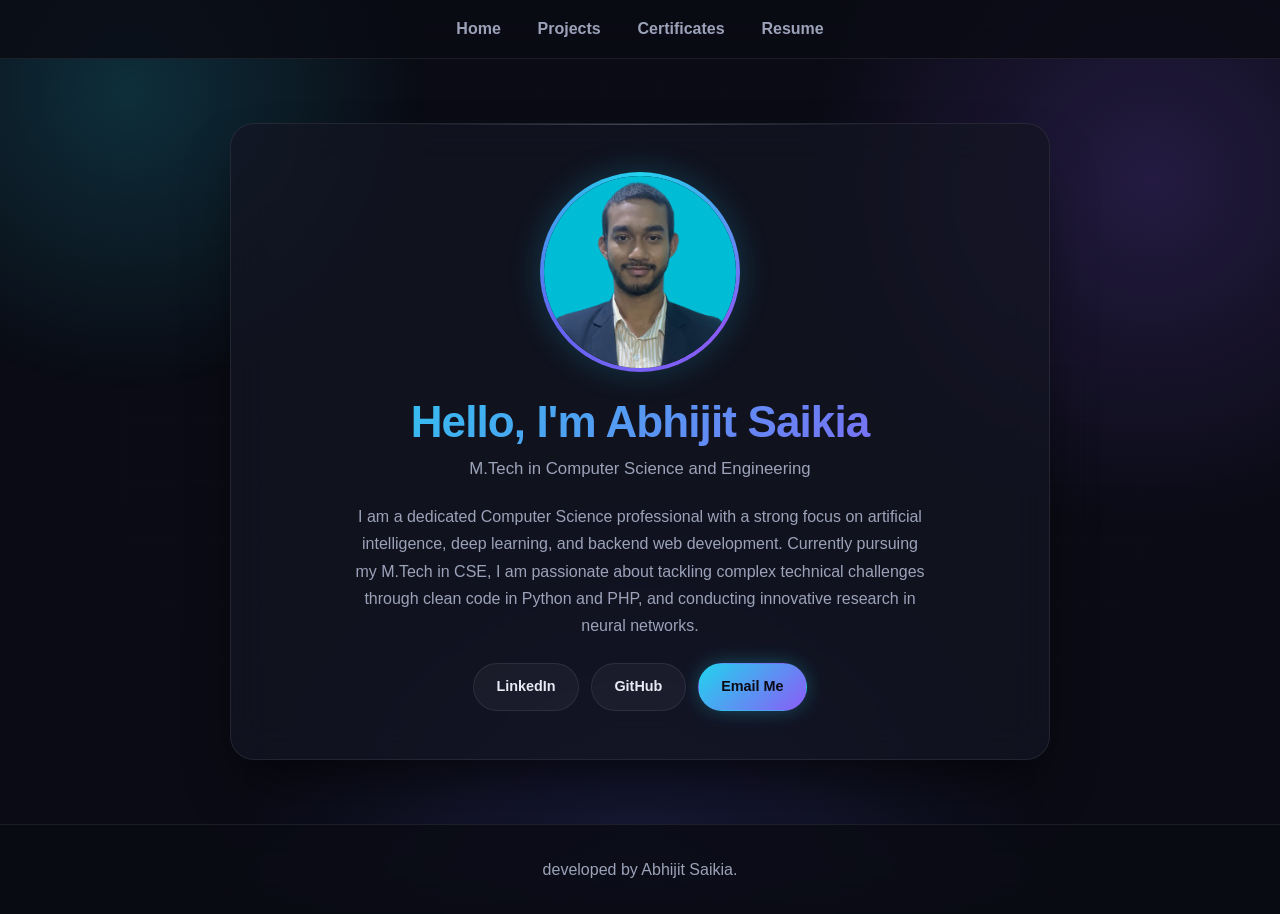
<file: index.html>
<!DOCTYPE html>
<html lang="en">
<head>
    <meta charset="UTF-8">
    <meta name="viewport" content="width=device-width, initial-scale=1.0">
    <title>My Professional Portfolio</title>
    <link rel="stylesheet" href="style.css">
</head>
<body>
    <script src="header.js"></script>
    
    <my-header></my-header>

    <section class="section">
        <div class="profile-header">
            <img src="dp.png" alt="My Profile Picture" class="profile-img">
            <h1>Hello, I'm Abhijit Saikia</h1>
            <h2>M.Tech in Computer Science and Engineering</h2>
            
            <p class="about-text">
                I am a dedicated Computer Science professional with a strong focus on artificial intelligence, deep learning, and backend web development. Currently pursuing my M.Tech in CSE, I am passionate about tackling complex technical challenges through clean code in Python and PHP, and conducting innovative research in neural networks.
            </p>
            
            <div class="social-links">
                <a href="https://www.linkedin.com/in/abhijit-saikia-640468242?utm_source=share&utm_campaign=share_via&utm_content=profile&utm_medium=android_app" target="_blank">LinkedIn</a>
                <a href="https://github.com/Iabhijit1" target="_blank">GitHub</a>
                <a href="mailto:abhijitsaikiaas396@gmail.com">Email Me</a>
            </div>
        </div>
    </section>

    <script src="footer.js"></script>
    
    <my-footer></my-footer>

</body>
</html>
</file>
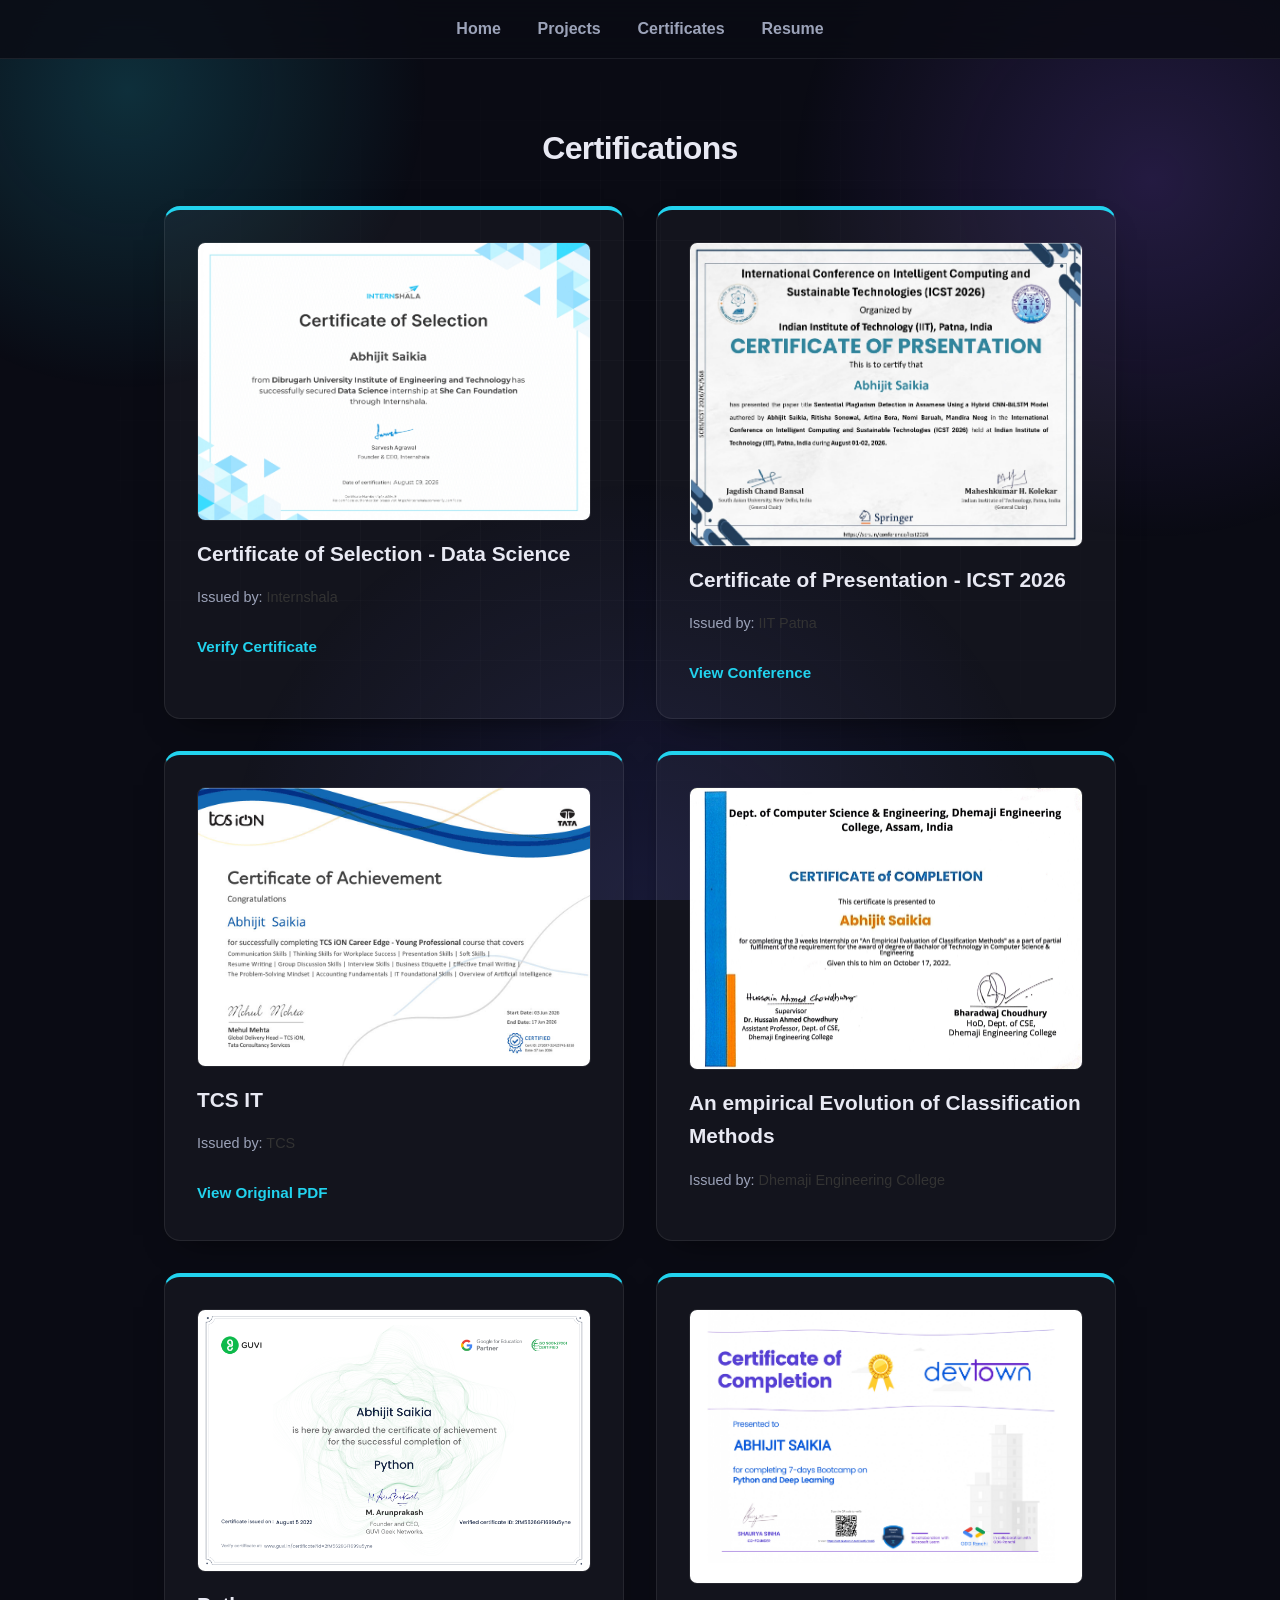
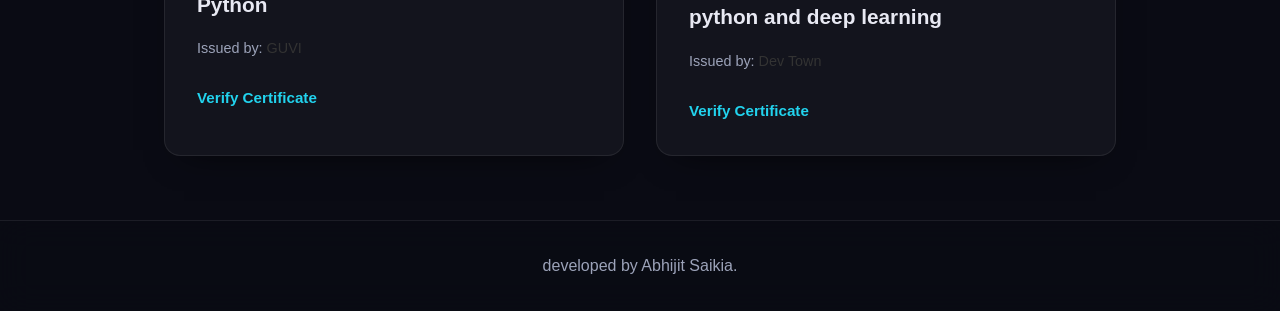
<file: certificates.html>
<!DOCTYPE html>
<html lang="en">
<head>
    <meta charset="UTF-8">
    <meta name="viewport" content="width=device-width, initial-scale=1.0">
    <title>My Certificates</title>
    <link rel="stylesheet" href="style.css">
</head>
<body>
    <script src="header.js"></script>
    
    <my-header></my-header>

    <section class="section">
        <h2 class="section-title">Certifications</h2>
        <div class="card-grid">
            
            <div class="card">
                <img src="certificate/Abhijit_Saikia_Hired_Certificate.jpg" alt="Certificate of Selection" class="cert-img">
                <h3>Certificate of Selection - Data Science</h3>
                <p class="card-meta">Issued by: <a href="https://internshala.com" target="_blank" style="text-decoration: none; color: #333;">Internshala</a></p>
                <a href="https://internshala.com/student/certificate/329823595/2uvq0nuhqxy" target="_blank" class="verify-link">Verify Certificate</a>
            </div>

            <div class="card">
                <img src="certificate/ICST 2026 Presentation Certificate-044.jpg" alt="Certificate of Presentation" class="cert-img">
                <h3>Certificate of Presentation - ICST 2026</h3>
                <p class="card-meta">Issued by: <a href="https://scrs.in/conference/icst2026" target="_blank" style="text-decoration: none; color: #333;">IIT Patna</a></p>
                <a href="https://scrs.in/conference/icst2026" target="_blank" class="verify-link">View Conference</a>
            </div>

             <div class="card">
                  <img src="certificate/TCS_Young_Professional.jpg" alt="TCS Certificate" class="cert-img">
                  <h3>TCS IT</h3>
                  <p class="card-meta">Issued by: <a href="https://www.tcsion.com/" target="_blank" style="text-decoration: none; color: #333;">TCS</a></p>
                   <a href="certificatepdf/TCS_Young Professional.pdf" target="_blank" class="verify-link">View Original PDF</a>
             </div>

            <div class="card">
                <img src="certificate/An empirical Evolution of Classification Methods.jpg" alt="Certificate 3" class="cert-img">
                <h3>An empirical Evolution of Classification Methods</h3>
                <p class="card-meta">Issued by: <a href="https://dec.ac.in/" target="_blank" style="text-decoration: none; color: #333;">Dhemaji Engineering College</a></p>
            </div>

            <div class="card">
                <img src="certificate/Python .png" alt="Certificate 2" class="cert-img">
                <h3>Python</h3>
                <p class="card-meta">Issued by: <a href="https://www.guvi.in" target="_blank" style="text-decoration: none; color: #333;">GUVI</a></p>
                <a href="http://www.guvi.in/certificate?id=2fM5626GF1699u5yne" target="_blank" class="verify-link">Verify Certificate</a>
            </div>
            
            <div class="card">
                <img src="certificate/python and deep learning.jpg" alt="Certificate 1" class="cert-img">
                <h3>python and deep learning</h3>
                <p class="card-meta">Issued by: <a href="https://www.devtown.in/" target="_blank" style="text-decoration: none; color: #333;">Dev Town</a></p>
                <a href="https://www.cert.devtown.in/verify/1Iq6I5" target="_blank" class="verify-link">Verify Certificate</a>
            </div>
            
        </div>
    </section>

    <div id="imageModal" class="modal">
        <span class="close-modal">&times;</span>
        <img class="modal-content" id="largeImage">
    </div>

  <script src="footer.js"></script>
    
    <my-footer></my-footer>

    <script>
        // Get the modal and the large image element
        var modal = document.getElementById("imageModal");
        var modalImg = document.getElementById("largeImage");
        
        // Get all certificate images on the page
        var images = document.getElementsByClassName("cert-img");

        // Loop through images and add a click event to each
        for (var i = 0; i < images.length; i++) {
            images[i].onclick = function(){
                modal.style.display = "block"; // Show the modal
                modalImg.src = this.src; // Set the large image source to the clicked image's source
            }
        }

        // Get the <span> element that closes the modal
        var span = document.getElementsByClassName("close-modal")[0];

        // Close modal when the "X" is clicked
        span.onclick = function() {
            modal.style.display = "none";
        }

        // Close modal if the user clicks anywhere outside the large image
        modal.onclick = function(event) {
            if (event.target !== modalImg) {
                modal.style.display = "none";
            }
        }
    </script>
</body>
</html>
</file>
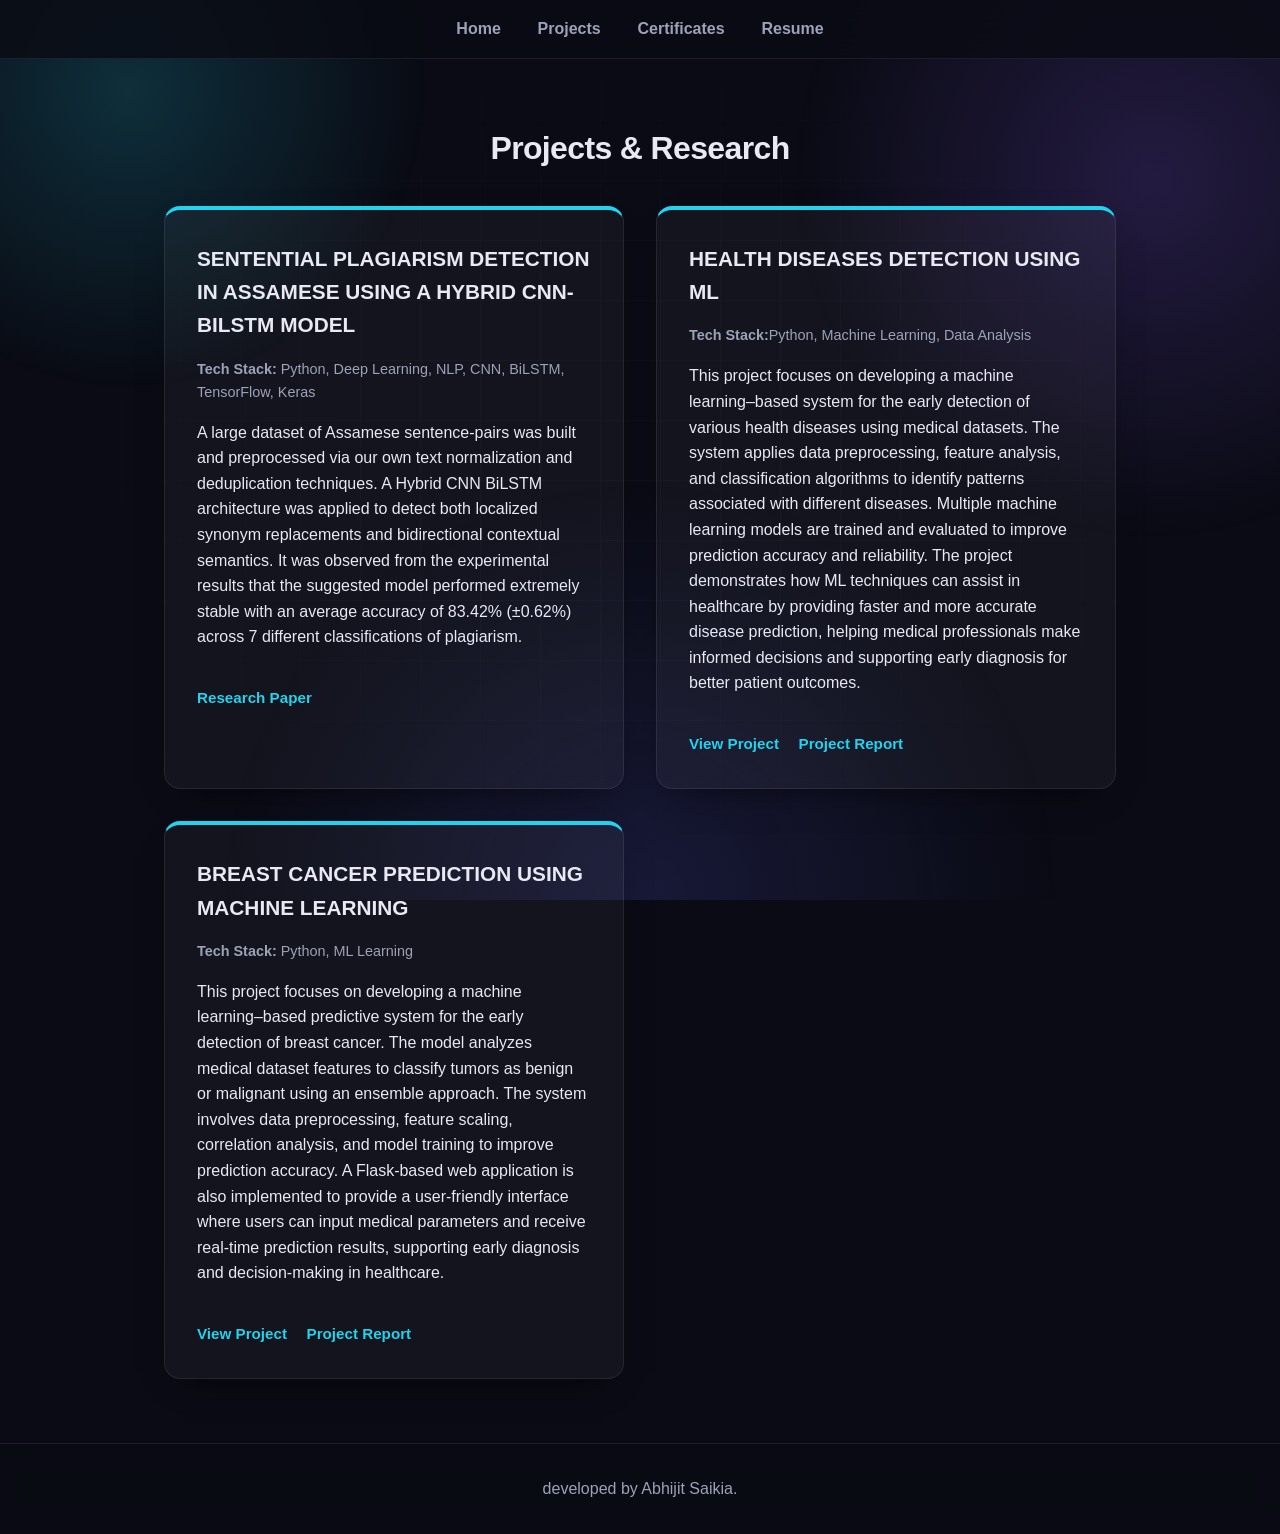
<file: projects.html>
<!DOCTYPE html>
<html lang="en">
<head>
    <meta charset="UTF-8">
    <meta name="viewport" content="width=device-width, initial-scale=1.0">
    <title>Projects & Research</title>
    <link rel="stylesheet" href="style.css">
</head>
   <body>
    
    <script src="header.js"></script>
    
    <my-header></my-header>

    <section class="section">
        <h2 class="section-title">Projects & Research</h2>
        <div class="card-grid">


            <div class="card">
                <h3>SENTENTIAL PLAGIARISM DETECTION IN ASSAMESE USING A HYBRID CNN-BILSTM MODEL</h3>
                <p class="card-meta"><strong>Tech Stack:</strong> Python, Deep Learning, NLP, CNN, BiLSTM, TensorFlow, Keras</p>
                <p>A large dataset of Assamese sentence-pairs was built and preprocessed via our own text normalization and deduplication techniques. A Hybrid CNN BiLSTM architecture was applied to detect both localized synonym replacements and bidirectional contextual semantics. It was observed from the experimental results that the suggested model performed extremely stable with an average accuracy of 83.42% (±0.62%) across 7 different classifications of plagiarism.</p>
                
                <br>
                <a href="reports/correct.pdf" target="_blank" class="verify-link">Research Paper</a>
            </div>
            
            <div class="card">
                <h3>HEALTH DISEASES DETECTION USING ML</h3>
                <p class="card-meta"><strong>Tech Stack:</strong>Python, Machine Learning, Data Analysis</p>
                <p>This project focuses on developing a machine learning–based system for the early detection of various health diseases using medical datasets. The system applies data preprocessing, feature analysis, and classification algorithms to identify patterns associated with different diseases. Multiple machine learning models are trained and evaluated to improve prediction accuracy and reliability. The project demonstrates how ML techniques can assist in healthcare by providing faster and more accurate disease prediction, helping medical professionals make informed decisions and supporting early diagnosis for better patient outcomes.</p>
             <br>
                <a href="https://github.com/Iabhijit1/HEALTH-DISEASES-DETECTION-USING-ML" target="_blank" class="verify-link" style="margin-right: 15px;">View Project</a>
                
                <a href="reports/8th sem abhi deb Jyoti  final.pdf" target="_blank" class="verify-link">Project Report</a>
            </div>



            <div class="card">
                <h3>BREAST CANCER PREDICTION USING MACHINE LEARNING</h3>
                <p class="card-meta"><strong>Tech Stack:</strong> Python, ML Learning</p>
               <p>This project focuses on developing a machine learning–based predictive system for the early detection of breast cancer. The model analyzes medical dataset features to classify tumors as benign or malignant using an ensemble approach. The system involves data preprocessing, feature scaling, correlation analysis, and model training to improve prediction accuracy. A Flask-based web application is also implemented to provide a user-friendly interface where users can input medical parameters and receive real-time prediction results, supporting early diagnosis and decision-making in healthcare.</p>
                
                <br>
                <a href="https://sevensemlmproject.onrender.com" target="_blank" class="verify-link" style="margin-right: 15px;">View Project</a>
                
                <a href="reports/Breast Cancer using Machine learning final_compressed.pdf" target="_blank" class="verify-link">Project Report</a>
            </div>


        </div>
    </section>

   <script src="footer.js"></script>
    
    <my-footer></my-footer>

</body>
</html>
</file>
<file: style.css>
/* ========================================= */
/* THEME VARIABLES                           */
/* ========================================= */
:root {
    --bg: #0a0b14;
    --surface: rgba(20, 22, 35, 0.72);
    --surface-soft: rgba(255, 255, 255, 0.04);
    --border: rgba(255, 255, 255, 0.08);
    --text: #e8e9f3;
    --text-muted: #9ca3b9;
    --accent-1: #22d3ee;
    --accent-2: #8b5cf6;
    --accent-3: #6366f1;
    --shadow: 0 30px 60px -20px rgba(0, 0, 0, 0.7);
    --transition: 0.25s ease;
    --radius: 24px;
}

/* ========================================= */
/* RESET + BASE                              */
/* ========================================= */
html {
    scroll-behavior: smooth;
    scroll-padding-top: 80px;
}

*,
*::before,
*::after {
    margin: 0;
    padding: 0;
    box-sizing: border-box;
}

body {
    min-height: 100vh;
    font-family: 'Segoe UI', Tahoma, Geneva, Verdana, sans-serif;
    background: var(--bg);
    color: var(--text);
    line-height: 1.6;
    overflow-x: hidden;
    -webkit-font-smoothing: antialiased;
    -moz-osx-font-smoothing: grayscale;
}

/* Decorative background blobs */
body::before {
    content: "";
    position: fixed;
    inset: 0;
    z-index: -2;
    pointer-events: none;
    background:
        radial-gradient(500px circle at 10% 10%, rgba(34, 211, 238, 0.18), transparent 60%),
        radial-gradient(600px circle at 90% 20%, rgba(139, 92, 246, 0.20), transparent 60%),
        radial-gradient(700px circle at 50% 100%, rgba(99, 102, 241, 0.16), transparent 60%);
}

/* Subtle grid overlay */
body::after {
    content: "";
    position: fixed;
    inset: 0;
    z-index: -1;
    pointer-events: none;
    background-image:
        linear-gradient(rgba(255, 255, 255, 0.02) 1px, transparent 1px),
        linear-gradient(90deg, rgba(255, 255, 255, 0.02) 1px, transparent 1px);
    background-size: 60px 60px;
    -webkit-mask-image: radial-gradient(ellipse at center, black 30%, transparent 70%);
    mask-image: radial-gradient(ellipse at center, black 30%, transparent 70%);
}

img {
    max-width: 100%;
    display: block;
}

a {
    color: inherit;
    text-decoration: none;
}

my-header,
my-footer {
    display: block;
    width: 100%;
}

/* ========================================= */
/* NAVIGATION                                */
/* ========================================= */
header {
    background: rgba(10, 11, 20, 0.82);
    padding: 1rem 0;
    position: sticky;
    top: 0;
    z-index: 100;
    border-bottom: 1px solid var(--border);
    backdrop-filter: blur(16px);
    -webkit-backdrop-filter: blur(16px);
}

nav ul {
    list-style: none;
    display: flex;
    justify-content: center;
    flex-wrap: wrap;
    gap: 2rem;
    padding: 0 1rem;
}

nav a {
    color: var(--text-muted);
    text-decoration: none;
    font-weight: 600;
    font-size: 1rem;
    padding: 0.35rem 0.15rem;
    transition: color var(--transition), text-shadow var(--transition);
}

nav a:hover {
    color: var(--accent-1);
    text-shadow: 0 0 18px rgba(34, 211, 238, 0.45);
}

/* ========================================= */
/* SECTIONS                                  */
/* ========================================= */
.section {
    max-width: 1000px;
    margin: 0 auto;
    padding: 4rem 1.5rem;
    border-bottom: none;
}

.section:last-of-type {
    border-bottom: none;
}

.section-title {
    text-align: center;
    font-size: 2rem;
    color: var(--text);
    margin-bottom: 2rem;
    letter-spacing: -0.02em;
}

/* ========================================= */
/* PROFILE / HERO CARD                       */
/* ========================================= */
.profile-header {
    position: relative;
    width: 100%;
    max-width: 820px;
    margin: 0 auto;
    padding: 3rem 2rem;
    text-align: center;
    background: var(--surface);
    border: 1px solid var(--border);
    border-radius: var(--radius);
    box-shadow: var(--shadow);
    backdrop-filter: blur(20px);
    -webkit-backdrop-filter: blur(20px);
    overflow: hidden;
}

.profile-header::before {
    content: "";
    position: absolute;
    top: 0;
    left: 20%;
    right: 20%;
    height: 1px;
    background: linear-gradient(90deg, transparent, rgba(255, 255, 255, 0.22), transparent);
}

.profile-header > * {
    animation: fadeUp 0.7s cubic-bezier(0.22, 1, 0.36, 1) both;
}

.profile-header > :nth-child(1) { animation-delay: 0.10s; }
.profile-header > :nth-child(2) { animation-delay: 0.16s; }
.profile-header > :nth-child(3) { animation-delay: 0.22s; }
.profile-header > :nth-child(4) { animation-delay: 0.28s; }
.profile-header > :nth-child(5) { animation-delay: 0.34s; }

@keyframes fadeUp {
    from {
        opacity: 0;
        transform: translateY(18px);
    }
    to {
        opacity: 1;
        transform: translateY(0);
    }
}

.profile-img {
    width: 200px;
    height: 200px;
    border-radius: 50%;
    object-fit: cover;
    object-position: top;
    margin: 0 auto 1.5rem;
    border: 4px solid transparent;
    background:
        linear-gradient(var(--bg), var(--bg)) padding-box,
        conic-gradient(from 0deg, var(--accent-1), var(--accent-2), var(--accent-3), var(--accent-1)) border-box;
    box-shadow: 0 0 32px rgba(34, 211, 238, 0.22);
    transition: transform 0.3s ease, box-shadow 0.3s ease;
}

.profile-img:hover {
    transform: scale(1.03);
    box-shadow: 0 0 44px rgba(139, 92, 246, 0.32);
}

.profile-header h1 {
    font-size: clamp(2rem, 5vw, 2.75rem);
    font-weight: 800;
    line-height: 1.2;
    letter-spacing: -0.02em;
    margin-bottom: 0.5rem;
    background: linear-gradient(135deg, var(--accent-1), var(--accent-2));
    -webkit-background-clip: text;
    background-clip: text;
    color: transparent;
    -webkit-text-fill-color: transparent;
}

.profile-header h2 {
    font-size: 1.05rem;
    font-weight: 500;
    color: var(--text-muted);
    margin-bottom: 1.25rem;
}

.about-text {
    max-width: 65ch;
    margin: 0 auto 1.5rem;
    font-size: 1rem;
    color: var(--text-muted);
    line-height: 1.7;
}

/* ========================================= */
/* SOCIAL BUTTONS                            */
/* ========================================= */
.social-links {
    display: flex;
    flex-wrap: wrap;
    justify-content: center;
    gap: 0.75rem;
    margin-top: 1.5rem;
}

.social-links a {
    display: inline-flex;
    align-items: center;
    justify-content: center;
    padding: 0.7rem 1.4rem;
    font-size: 0.9rem;
    font-weight: 600;
    color: var(--text);
    background: var(--surface-soft);
    border: 1px solid var(--border);
    border-radius: 999px;
    transition: transform var(--transition), background var(--transition), border-color var(--transition), box-shadow var(--transition);
}

.social-links a:hover {
    background: rgba(255, 255, 255, 0.1);
    border-color: rgba(255, 255, 255, 0.2);
    transform: translateY(-2px);
    box-shadow: 0 8px 24px -8px rgba(0, 0, 0, 0.6);
}

/* Email Me is the last link in your HTML */
.social-links a:last-child {
    background: linear-gradient(135deg, var(--accent-1), var(--accent-2));
    border-color: transparent;
    color: #0a0b14;
    box-shadow: 0 0 22px -4px rgba(34, 211, 238, 0.45);
}

.social-links a:last-child:hover {
    color: #0a0b14;
    box-shadow: 0 0 30px -4px rgba(139, 92, 246, 0.65);
}

/* ========================================= */
/* PROJECT / CERTIFICATE CARDS               */
/* ========================================= */
.card-grid {
    display: grid;
    grid-template-columns: repeat(auto-fit, minmax(300px, 1fr));
    gap: 2rem;
}

.card {
    background: var(--surface-soft);
    border: 1px solid var(--border);
    border-top: 4px solid var(--accent-1);
    border-radius: 16px;
    padding: 2rem;
    box-shadow: 0 14px 34px -20px rgba(0, 0, 0, 0.8);
    transition: transform var(--transition), border-color var(--transition), box-shadow var(--transition);
}

.card:hover {
    transform: translateY(-5px);
    border-color: rgba(34, 211, 238, 0.35);
    box-shadow: 0 24px 44px -24px rgba(0, 0, 0, 0.9);
}

.card h3 {
    color: var(--text);
    margin-bottom: 1rem;
    font-size: 1.3rem;
}

.card-meta {
    font-size: 0.9rem;
    color: var(--text-muted);
    margin-bottom: 1rem;
}

/* Certificates */
.cert-img {
    width: 100%;
    height: auto;
    border-radius: 8px;
    margin-bottom: 1rem;
    border: 1px solid var(--border);
    cursor: pointer;
    transition: opacity 0.3s ease, transform 0.3s ease;
}

.cert-img:hover {
    opacity: 0.85;
    transform: scale(1.01);
}

.verify-link {
    display: inline-block;
    margin-top: 10px;
    color: var(--accent-1);
    text-decoration: none;
    font-weight: 600;
    font-size: 0.95rem;
    transition: color var(--transition);
}

.verify-link:hover {
    color: var(--accent-2);
    text-decoration: underline;
}

/* ========================================= */
/* MODAL / LIGHTBOX                          */
/* ========================================= */
.modal {
    display: none;
    position: fixed;
    z-index: 1000;
    padding-top: 50px;
    left: 0;
    top: 0;
    width: 100%;
    height: 100%;
    background-color: rgba(0, 0, 0, 0.86);
    backdrop-filter: blur(6px);
    -webkit-backdrop-filter: blur(6px);
}

.modal-content {
    margin: auto;
    display: block;
    max-width: 90%;
    max-height: 85vh;
    border-radius: 10px;
    box-shadow: 0 20px 60px rgba(0, 0, 0, 0.65);
}

.close-modal {
    position: absolute;
    top: 20px;
    right: 35px;
    color: #f1f1f1;
    font-size: 40px;
    font-weight: bold;
    cursor: pointer;
    transition: color var(--transition);
}

.close-modal:hover,
.close-modal:focus {
    color: var(--accent-1);
    text-decoration: none;
}

/* ========================================= */
/* FOOTER                                    */
/* ========================================= */
footer {
    text-align: center;
    padding: 2rem;
    background: rgba(10, 11, 20, 0.82);
    color: var(--text-muted);
    border-top: 1px solid var(--border);
    backdrop-filter: blur(16px);
    -webkit-backdrop-filter: blur(16px);
}

/* ========================================= */
/* MOBILE RESPONSIVENESS                     */
/* ========================================= */
@media (max-width: 768px) {
    nav ul {
        flex-wrap: wrap;
        gap: 1rem;
        padding: 0 1rem;
    }

    nav a {
        font-size: 0.95rem;
    }

    .section {
        padding: 2.5rem 1rem;
    }

    .profile-header {
        padding: 2rem 1.25rem;
        border-radius: 20px;
    }

    .profile-img {
        width: 160px;
        height: 160px;
        margin-bottom: 1rem;
        object-position: top;
    }

    .profile-header h1 {
        font-size: 1.8rem;
    }

    .profile-header h2 {
        font-size: 1rem;
    }

    .about-text {
        font-size: 0.95rem;
        margin: 1rem auto;
    }

    .social-links {
        flex-direction: column;
    }

    .social-links a {
        width: 100%;
        font-size: 0.95rem;
        padding: 0.75rem 1rem;
    }

    .section-title {
        font-size: 1.5rem;
    }
}

/* ========================================= */
/* REDUCED MOTION                            */
/* ========================================= */
@media (prefers-reduced-motion: reduce) {
    *,
    *::before,
    *::after {
        animation-duration: 0.01ms !important;
        animation-iteration-count: 1 !important;
        transition-duration: 0.01ms !important;
    }

    .profile-header > * {
        animation: none;
        opacity: 1;
        transform: none;
    }
}
</file>
